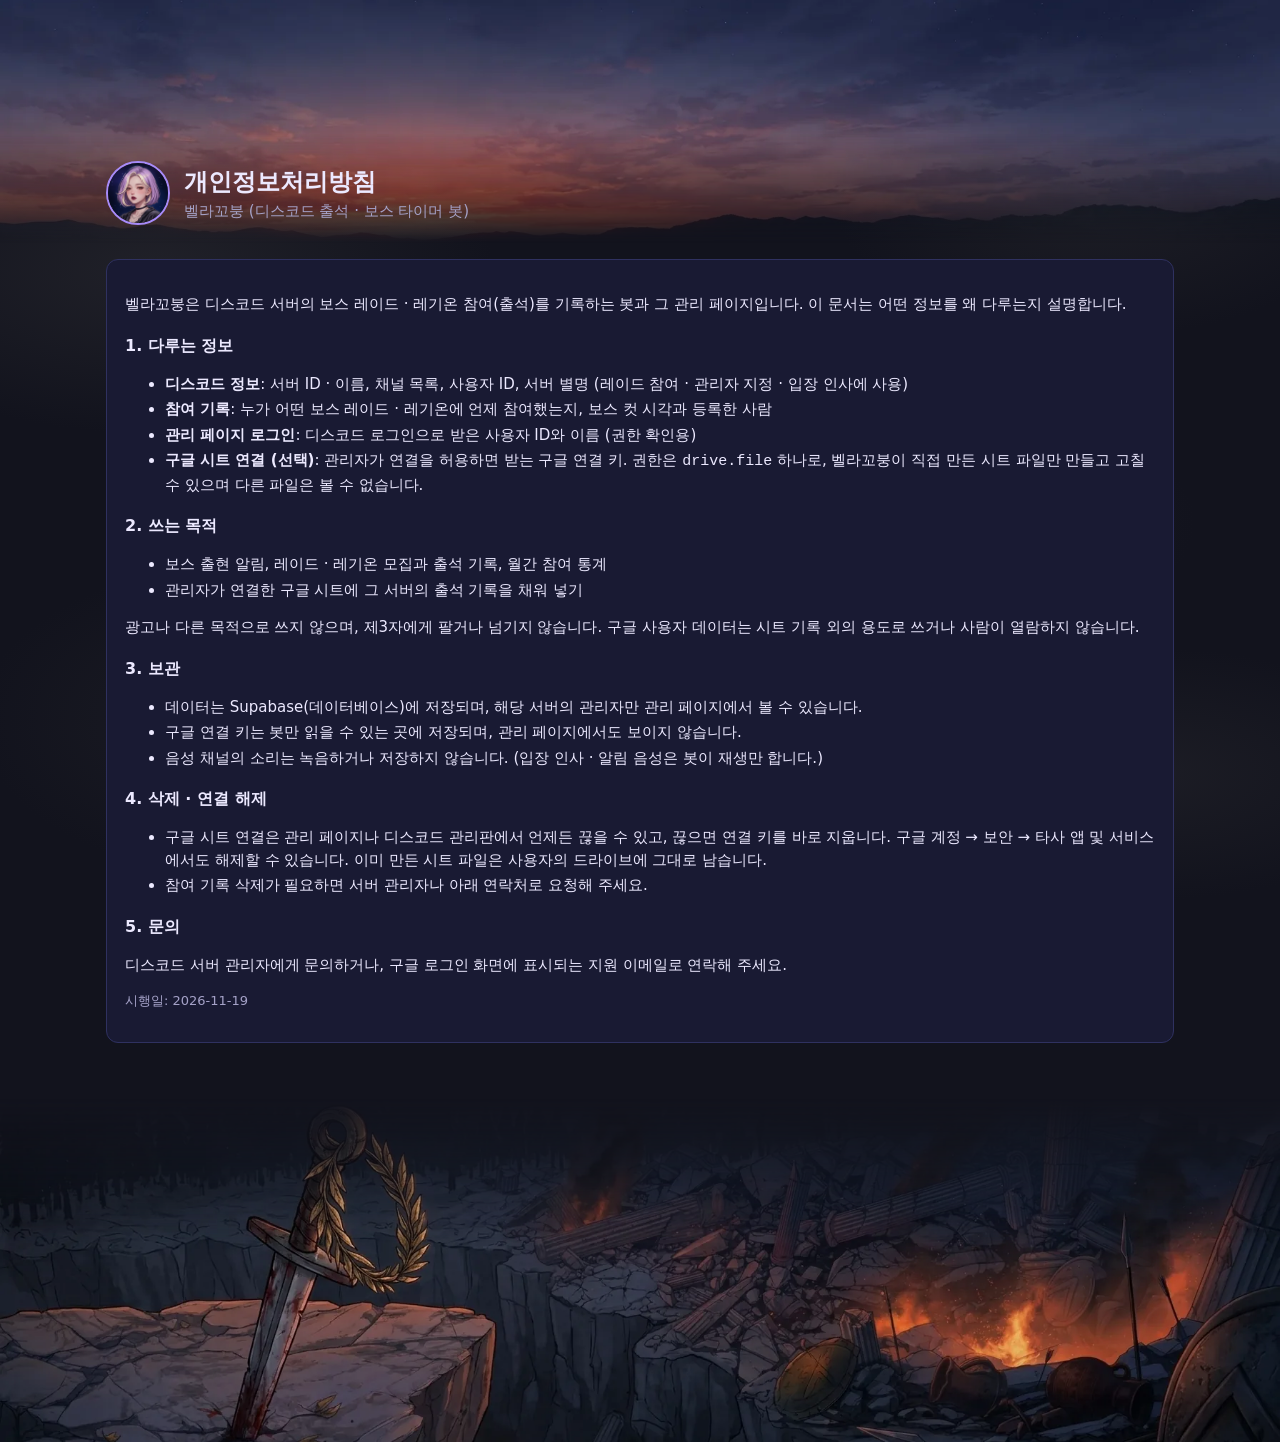
<file: privacy.html>
<!doctype html>
<html lang="ko">
<head>
  <meta charset="utf-8">
  <meta name="viewport" content="width=device-width, initial-scale=1, viewport-fit=cover">
  <meta name="color-scheme" content="dark">
  <meta name="theme-color" content="#12131d">
  <link rel="icon" href="assets/avatar.png">
  <link rel="apple-touch-icon" href="assets/avatar.png">
  <title>개인정보처리방침 · 벨라꼬붕</title>
  <link rel="stylesheet" href="style.css">
  <style>.card h3 { margin: 18px 0 6px; font-size: 16px; } .card li { margin: 3px 0; }</style>
</head>
<body>
  <header class="hero">
    <div class="hero-inner">
      <img class="avatar" src="assets/avatar.png" alt="">
      <div><h1>개인정보처리방침</h1><p class="sub">벨라꼬붕 (디스코드 출석 · 보스 타이머 봇)</p></div>
    </div>
  </header>
  <main>
    <section class="card">
      <p>벨라꼬붕은 디스코드 서버의 보스 레이드 · 레기온 참여(출석)를 기록하는 봇과 그 관리 페이지입니다. 이 문서는 어떤 정보를 왜 다루는지 설명합니다.</p>

      <h3>1. 다루는 정보</h3>
      <ul>
        <li><b>디스코드 정보</b>: 서버 ID · 이름, 채널 목록, 사용자 ID, 서버 별명 (레이드 참여 · 관리자 지정 · 입장 인사에 사용)</li>
        <li><b>참여 기록</b>: 누가 어떤 보스 레이드 · 레기온에 언제 참여했는지, 보스 컷 시각과 등록한 사람</li>
        <li><b>관리 페이지 로그인</b>: 디스코드 로그인으로 받은 사용자 ID와 이름 (권한 확인용)</li>
        <li><b>구글 시트 연결 (선택)</b>: 관리자가 연결을 허용하면 받는 구글 연결 키. 권한은 <code>drive.file</code> 하나로, 벨라꼬붕이 직접 만든 시트 파일만 만들고 고칠 수 있으며 다른 파일은 볼 수 없습니다.</li>
      </ul>

      <h3>2. 쓰는 목적</h3>
      <ul>
        <li>보스 출현 알림, 레이드 · 레기온 모집과 출석 기록, 월간 참여 통계</li>
        <li>관리자가 연결한 구글 시트에 그 서버의 출석 기록을 채워 넣기</li>
      </ul>
      <p>광고나 다른 목적으로 쓰지 않으며, 제3자에게 팔거나 넘기지 않습니다. 구글 사용자 데이터는 시트 기록 외의 용도로 쓰거나 사람이 열람하지 않습니다.</p>

      <h3>3. 보관</h3>
      <ul>
        <li>데이터는 Supabase(데이터베이스)에 저장되며, 해당 서버의 관리자만 관리 페이지에서 볼 수 있습니다.</li>
        <li>구글 연결 키는 봇만 읽을 수 있는 곳에 저장되며, 관리 페이지에서도 보이지 않습니다.</li>
        <li>음성 채널의 소리는 녹음하거나 저장하지 않습니다. (입장 인사 · 알림 음성은 봇이 재생만 합니다.)</li>
      </ul>

      <h3>4. 삭제 · 연결 해제</h3>
      <ul>
        <li>구글 시트 연결은 관리 페이지나 디스코드 관리판에서 언제든 끊을 수 있고, 끊으면 연결 키를 바로 지웁니다. 구글 계정 → 보안 → 타사 앱 및 서비스에서도 해제할 수 있습니다. 이미 만든 시트 파일은 사용자의 드라이브에 그대로 남습니다.</li>
        <li>참여 기록 삭제가 필요하면 서버 관리자나 아래 연락처로 요청해 주세요.</li>
      </ul>

      <h3>5. 문의</h3>
      <p>디스코드 서버 관리자에게 문의하거나, 구글 로그인 화면에 표시되는 지원 이메일로 연락해 주세요.</p>
      <p class="muted small">시행일: 2026-11-19</p>
    </section>
  </main>
  <footer class="ground" aria-hidden="true"></footer>
</body>
</html>
</file>
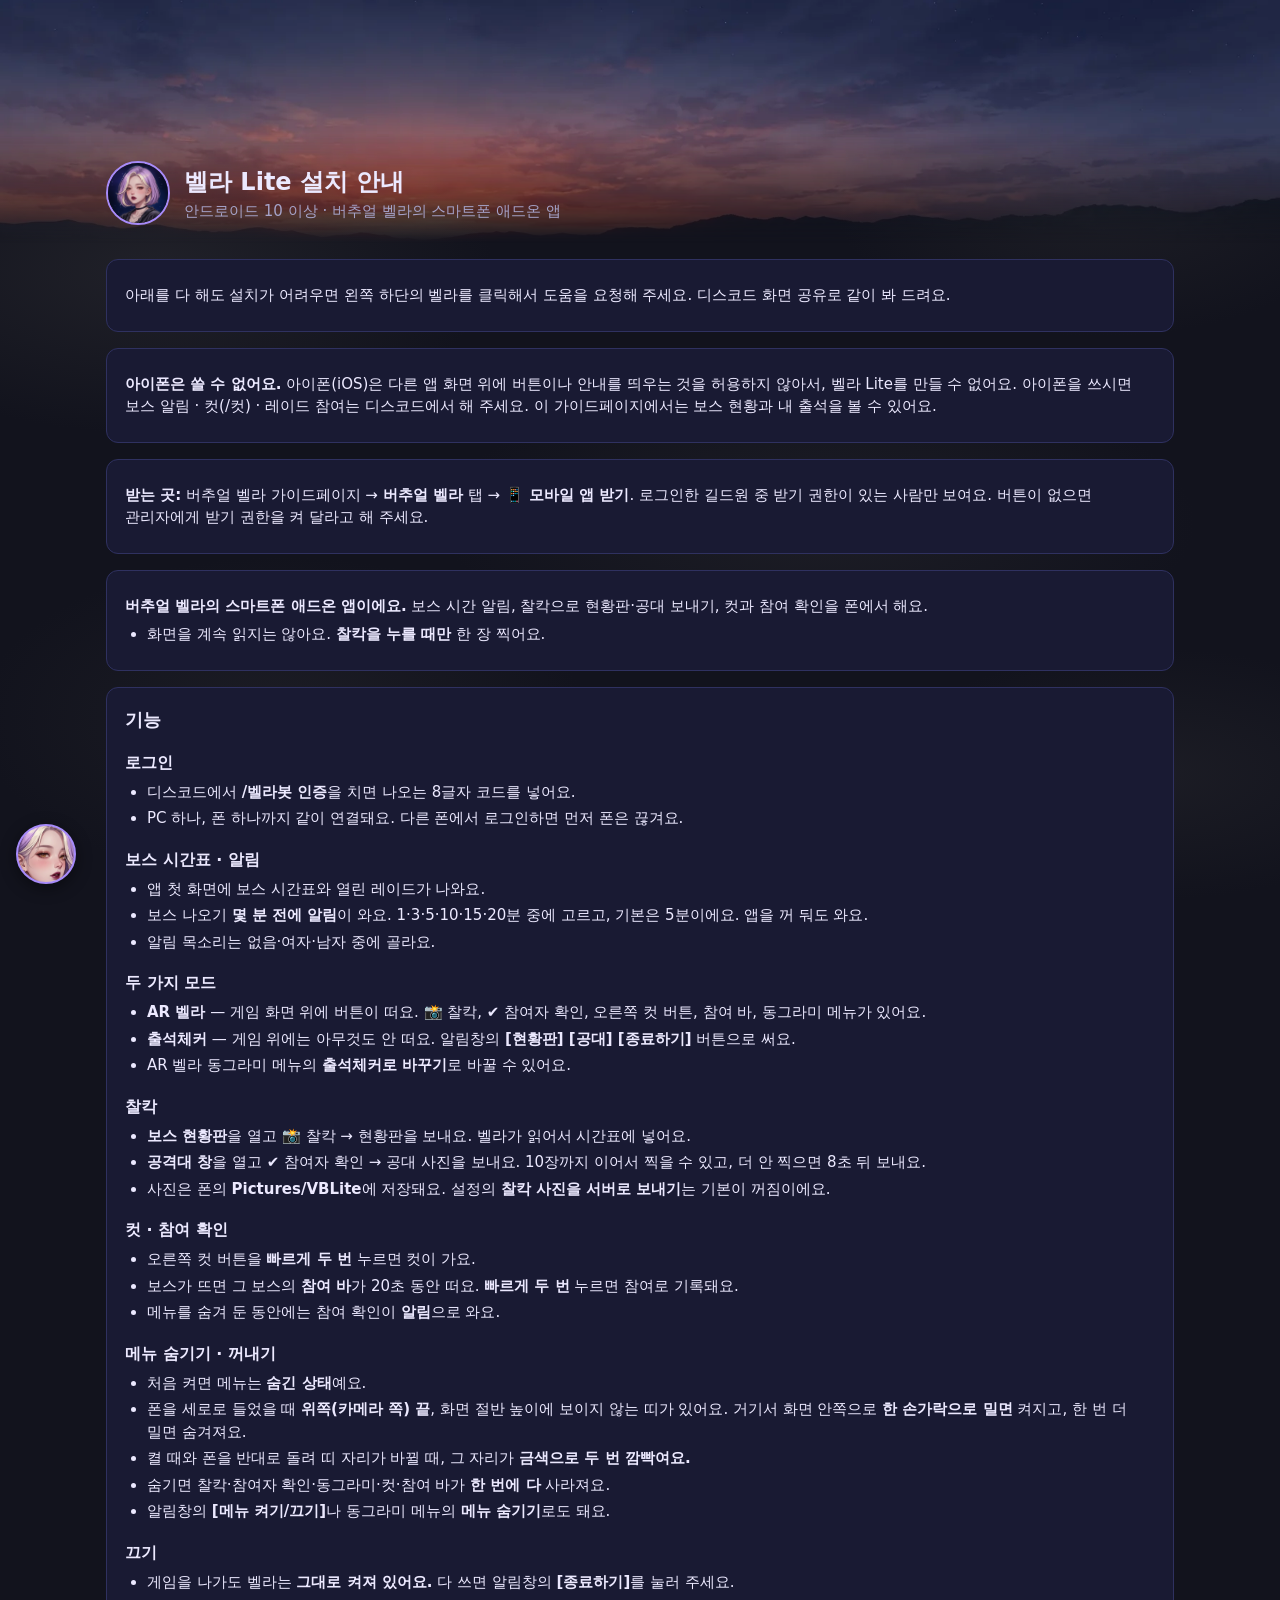
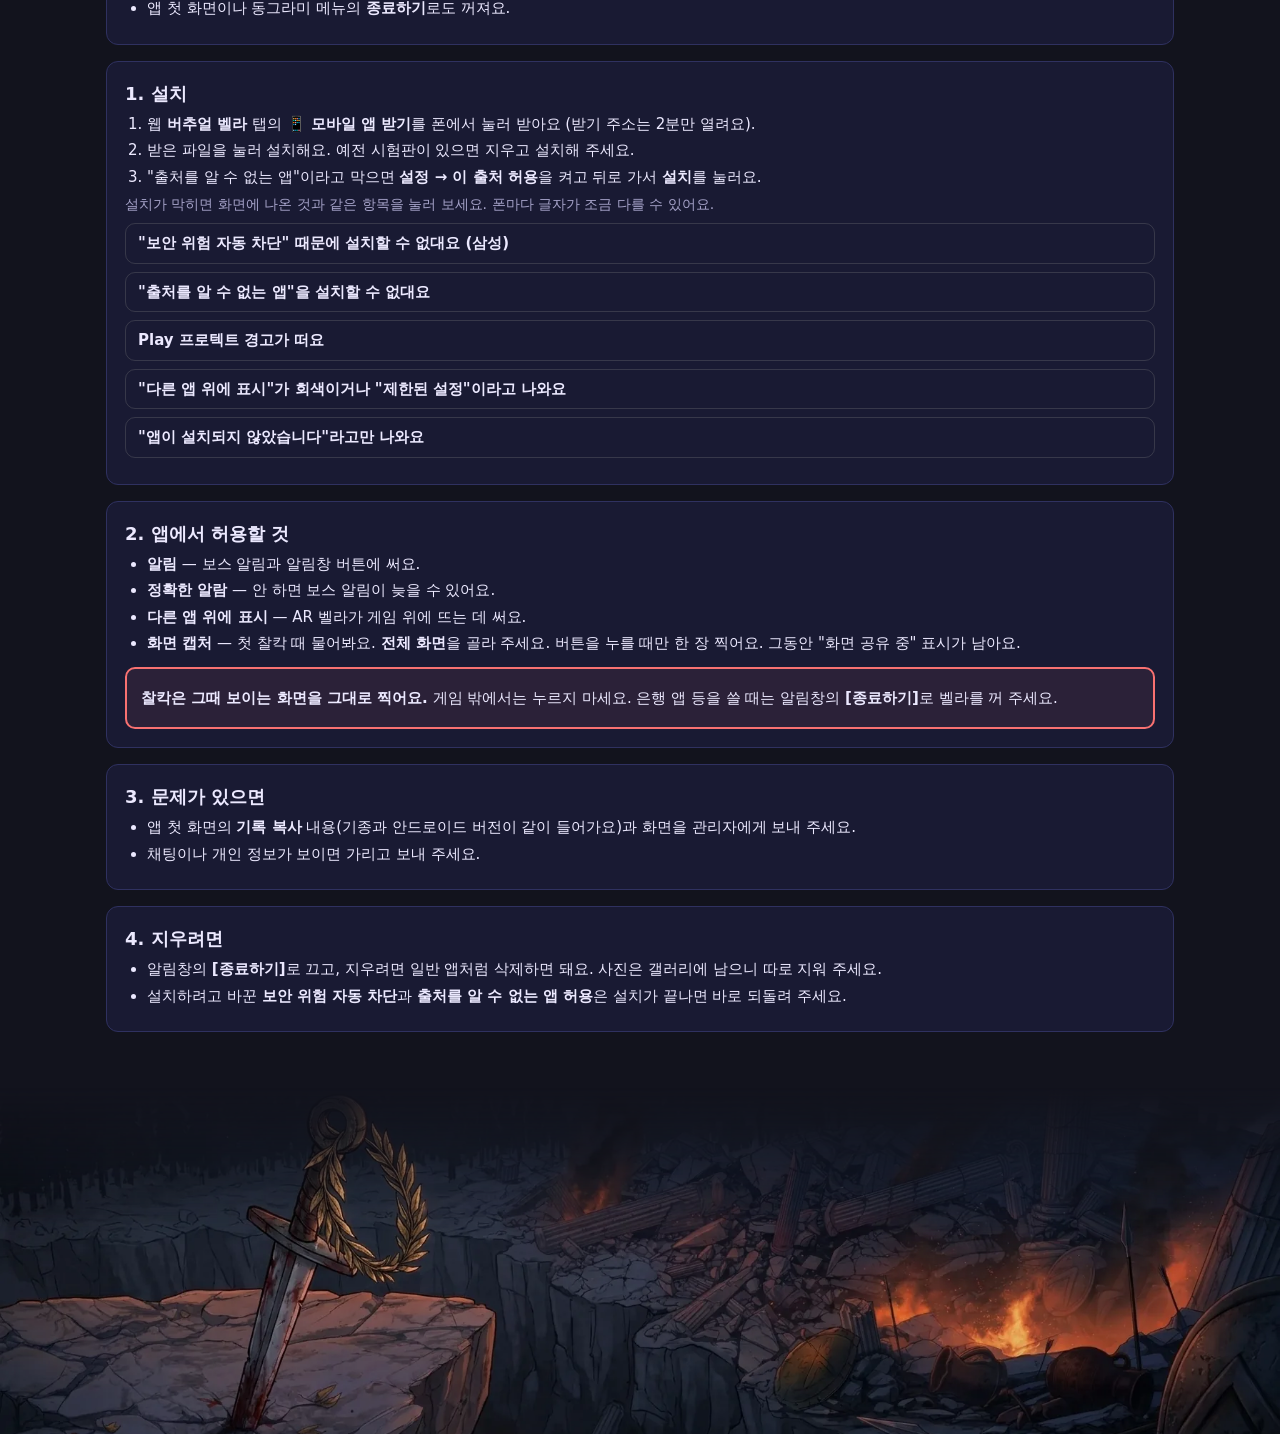
<file: vb-install-mobile.html>
<!doctype html>
<html lang="ko">
<head>
  <meta charset="utf-8">
  <meta name="viewport" content="width=device-width, initial-scale=1, viewport-fit=cover">
  <meta name="color-scheme" content="dark">
  <meta name="theme-color" content="#12131d">
  <link rel="icon" href="assets/avatar.png">
  <link rel="apple-touch-icon" href="assets/avatar.png">
  <meta name="robots" content="noindex,nofollow">
  <title>벨라 Lite 설치 안내 · 버추얼 벨라 가이드페이지</title>
  <link rel="stylesheet" href="style.css">
  <style>
    /* vb-install.html 과 같은 틀 (style.css 의 hero · card · 바탕). 이 페이지 전용 칸 모양만 여기 */
    .card h3 { margin: 18px 0 6px; font-size: 16px; }
    .card li { margin: 4px 0; }
    .card ol, .card ul { padding-left: 22px; margin: 6px 0; }
    .card p { margin: 6px 0; }
    .m { color: var(--muted); font-size: 14px; }
    details { margin: 8px 0; border: 1px solid rgba(127,127,127,.3); border-radius: 10px; padding: 8px 12px; }
    summary { cursor: pointer; font-weight: 700; }
    details > div { padding-top: 6px; }
    .warn-box { margin: 12px 0 0; padding: 12px 14px; border: 2px solid var(--bad); border-radius: 10px; background: rgba(248,113,113,.08); }
    code { font-size: 12px; overflow-wrap: anywhere; color: var(--muted); }
    main { word-break: keep-all; overflow-wrap: anywhere; }
  </style>
</head>
<body>
  <header class="hero">
    <div class="hero-inner">
      <img class="avatar" src="assets/avatar.png" alt="">
      <div><h1>벨라 Lite 설치 안내</h1><p class="sub">안드로이드 10 이상 · 버추얼 벨라의 스마트폰 애드온 앱</p></div>
    </div>
  </header>
  <main>
    <section class="card">
      <p>아래를 다 해도 설치가 어려우면 왼쪽 하단의 벨라를 클릭해서 도움을 요청해 주세요. 디스코드 화면 공유로 같이 봐 드려요.</p>
    </section>

    <section class="card">
      <p><b>아이폰은 쓸 수 없어요.</b> 아이폰(iOS)은 다른 앱 화면 위에 버튼이나 안내를 띄우는 것을 허용하지 않아서, 벨라 Lite를 만들 수 없어요. 아이폰을 쓰시면 보스 알림 · 컷(/컷) · 레이드 참여는 디스코드에서 해 주세요. 이 가이드페이지에서는 보스 현황과 내 출석을 볼 수 있어요.</p>
    </section>

    <section class="card">
      <p><b>받는 곳:</b> 버추얼 벨라 가이드페이지 → <b>버추얼 벨라</b> 탭 → <b>📱 모바일 앱 받기</b>. 로그인한 길드원 중 받기 권한이 있는 사람만 보여요. 버튼이 없으면 관리자에게 받기 권한을 켜 달라고 해 주세요.</p>
    </section>

    <section class="card">
      <p><b>버추얼 벨라의 스마트폰 애드온 앱이에요.</b> 보스 시간 알림, 찰칵으로 현황판·공대 보내기, 컷과 참여 확인을 폰에서 해요.</p>
      <ul>
        <li>화면을 계속 읽지는 않아요. <b>찰칵을 누를 때만</b> 한 장 찍어요.</li>
      </ul>
    </section>

    <section class="card">
      <h2>기능</h2>
      <h3>로그인</h3>
      <ul>
        <li>디스코드에서 <b>/벨라봇 인증</b>을 치면 나오는 8글자 코드를 넣어요.</li>
        <li>PC 하나, 폰 하나까지 같이 연결돼요. 다른 폰에서 로그인하면 먼저 폰은 끊겨요.</li>
      </ul>
      <h3>보스 시간표 · 알림</h3>
      <ul>
        <li>앱 첫 화면에 보스 시간표와 열린 레이드가 나와요.</li>
        <li>보스 나오기 <b>몇 분 전에 알림</b>이 와요. 1·3·5·10·15·20분 중에 고르고, 기본은 5분이에요. 앱을 꺼 둬도 와요.</li>
        <li>알림 목소리는 없음·여자·남자 중에 골라요.</li>
      </ul>
      <h3>두 가지 모드</h3>
      <ul>
        <li><b>AR 벨라</b> — 게임 화면 위에 버튼이 떠요. 📸 찰칵, ✔ 참여자 확인, 오른쪽 컷 버튼, 참여 바, 동그라미 메뉴가 있어요.</li>
        <li><b>출석체커</b> — 게임 위에는 아무것도 안 떠요. 알림창의 <b>[현황판] [공대] [종료하기]</b> 버튼으로 써요.</li>
        <li>AR 벨라 동그라미 메뉴의 <b>출석체커로 바꾸기</b>로 바꿀 수 있어요.</li>
      </ul>
      <h3>찰칵</h3>
      <ul>
        <li><b>보스 현황판</b>을 열고 📸 찰칵 → 현황판을 보내요. 벨라가 읽어서 시간표에 넣어요.</li>
        <li><b>공격대 창</b>을 열고 ✔ 참여자 확인 → 공대 사진을 보내요. 10장까지 이어서 찍을 수 있고, 더 안 찍으면 8초 뒤 보내요.</li>
        <li>사진은 폰의 <b>Pictures/VBLite</b>에 저장돼요. 설정의 <b>찰칵 사진을 서버로 보내기</b>는 기본이 꺼짐이에요.</li>
      </ul>
      <h3>컷 · 참여 확인</h3>
      <ul>
        <li>오른쪽 컷 버튼을 <b>빠르게 두 번</b> 누르면 컷이 가요.</li>
        <li>보스가 뜨면 그 보스의 <b>참여 바</b>가 20초 동안 떠요. <b>빠르게 두 번</b> 누르면 참여로 기록돼요.</li>
        <li>메뉴를 숨겨 둔 동안에는 참여 확인이 <b>알림</b>으로 와요.</li>
      </ul>
      <h3>메뉴 숨기기 · 꺼내기</h3>
      <ul>
        <li>처음 켜면 메뉴는 <b>숨긴 상태</b>예요.</li>
        <li>폰을 세로로 들었을 때 <b>위쪽(카메라 쪽) 끝</b>, 화면 절반 높이에 보이지 않는 띠가 있어요. 거기서 화면 안쪽으로 <b>한 손가락으로 밀면</b> 켜지고, 한 번 더 밀면 숨겨져요.</li>
        <li>켤 때와 폰을 반대로 돌려 띠 자리가 바뀔 때, 그 자리가 <b>금색으로 두 번 깜빡여요.</b></li>
        <li>숨기면 찰칵·참여자 확인·동그라미·컷·참여 바가 <b>한 번에 다</b> 사라져요.</li>
        <li>알림창의 <b>[메뉴 켜기/끄기]</b>나 동그라미 메뉴의 <b>메뉴 숨기기</b>로도 돼요.</li>
      </ul>
      <h3>끄기</h3>
      <ul>
        <li>게임을 나가도 벨라는 <b>그대로 켜져 있어요.</b> 다 쓰면 알림창의 <b>[종료하기]</b>를 눌러 주세요.</li>
        <li>앱 첫 화면이나 동그라미 메뉴의 <b>종료하기</b>로도 꺼져요.</li>
      </ul>
    </section>

    <section class="card">
      <h2>1. 설치</h2>
      <ol>
        <li>웹 <b>버추얼 벨라</b> 탭의 <b>📱 모바일 앱 받기</b>를 폰에서 눌러 받아요 (받기 주소는 2분만 열려요).</li>
        <li>받은 파일을 눌러 설치해요. 예전 시험판이 있으면 지우고 설치해 주세요.</li>
        <li>"출처를 알 수 없는 앱"이라고 막으면 <b>설정 → 이 출처 허용</b>을 켜고 뒤로 가서 <b>설치</b>를 눌러요.</li>
      </ol>
      <p class="m">설치가 막히면 화면에 나온 것과 같은 항목을 눌러 보세요. 폰마다 글자가 조금 다를 수 있어요.</p>

      <details><summary>"보안 위험 자동 차단" 때문에 설치할 수 없대요 (삼성)</summary><div>
        <ol><li><b>설정 → 보안 및 개인정보 보호 → 보안 위험 자동 차단</b>으로 가요.</li>
        <li>이걸 끄면 스토어 밖 앱 설치를 막아 주던 보호가 없어져요. <b>끌지는 본인이 정해 주세요.</b> 불편하면 설치하지 않으셔도 돼요.</li>
        <li>끄셨다면 설치한 뒤 <b>다시 켜 주세요.</b></li></ol></div></details>
      <details><summary>"출처를 알 수 없는 앱"을 설치할 수 없대요</summary><div>
        <ol><li>그 창의 <b>설정</b>을 눌러요. 안 보이면 <b>설정 → 보안 및 개인정보 보호 → 출처를 알 수 없는 앱 설치</b>로 가요.</li>
        <li>APK를 연 앱(크롬, 삼성 인터넷, 내 파일 등)만 <b>허용</b>해요. 안드로이드엔 '이번만' 허용이 없어서, 설치할 때만 허용하고 끝나면 다시 꺼 주세요.</li>
        <li>설치한 뒤 같은 곳에서 <b>다시 꺼 주세요.</b></li></ol></div></details>
      <details><summary>Play 프로텍트 경고가 떠요</summary><div>
        <p>스토어에 없는 앱이라 나올 수 있어요. 앱을 검사하겠다고 하면 검사해도 괜찮아요. <b>설치가 차단되면 거기서 멈추고</b> 화면을 찍어 보내 주세요. Play 프로텍트를 끄지 마세요.</p></div></details>
      <details><summary>"다른 앱 위에 표시"가 회색이거나 "제한된 설정"이라고 나와요</summary><div>
        <ol><li><b>설정 → 애플리케이션 → 벨라 Lite</b>를 열어요.</li>
        <li>오른쪽 위 <b>⋮</b>에 <b>제한된 설정 허용</b>이 있으면 눌러요. 이 앱에만 적용돼요.</li>
        <li>앱으로 돌아와 다시 켜 봐요.</li></ol></div></details>
      <details><summary>"앱이 설치되지 않았습니다"라고만 나와요</summary><div>
        <p>안드로이드 10 이상인지 보고, 예전 시험판이 있으면 지운 뒤 다시 해 봐요. 그래도 안 되면 기종과 화면을 보내 주세요.</p></div></details>
    </section>

    <section class="card">
      <h2>2. 앱에서 허용할 것</h2>
      <ul>
        <li><b>알림</b> — 보스 알림과 알림창 버튼에 써요.</li>
        <li><b>정확한 알람</b> — 안 하면 보스 알림이 늦을 수 있어요.</li>
        <li><b>다른 앱 위에 표시</b> — AR 벨라가 게임 위에 뜨는 데 써요.</li>
        <li><b>화면 캡처</b> — 첫 찰칵 때 물어봐요. <b>전체 화면</b>을 골라 주세요. 버튼을 누를 때만 한 장 찍어요. 그동안 "화면 공유 중" 표시가 남아요.</li>
      </ul>
      <div class="warn-box"><p><b>찰칵은 그때 보이는 화면을 그대로 찍어요.</b> 게임 밖에서는 누르지 마세요. 은행 앱 등을 쓸 때는 알림창의 <b>[종료하기]</b>로 벨라를 꺼 주세요.</p></div>
    </section>

    <section class="card">
      <h2>3. 문제가 있으면</h2>
      <ul>
        <li>앱 첫 화면의 <b>기록 복사</b> 내용(기종과 안드로이드 버전이 같이 들어가요)과 화면을 관리자에게 보내 주세요.</li>
        <li>채팅이나 개인 정보가 보이면 가리고 보내 주세요.</li>
      </ul>
    </section>

    <section class="card">
      <h2>4. 지우려면</h2>
      <ul>
        <li>알림창의 <b>[종료하기]</b>로 끄고, 지우려면 일반 앱처럼 삭제하면 돼요. 사진은 갤러리에 남으니 따로 지워 주세요.</li>
        <li>설치하려고 바꾼 <b>보안 위험 자동 차단</b>과 <b>출처를 알 수 없는 앱 허용</b>은 설치가 끝나면 바로 되돌려 주세요.</li>
      </ul>
    </section>
  </main>
  <footer class="ground" aria-hidden="true"></footer>
  <!-- 벨라꼬붕 도우미: 기본 대답은 로그인 없이, 🛟 원격지원 요청만 디스코드 로그인 -->
  <script src="helper-data.js"></script>
  <script src="helper.js"></script>
</body>
</html>
</file>
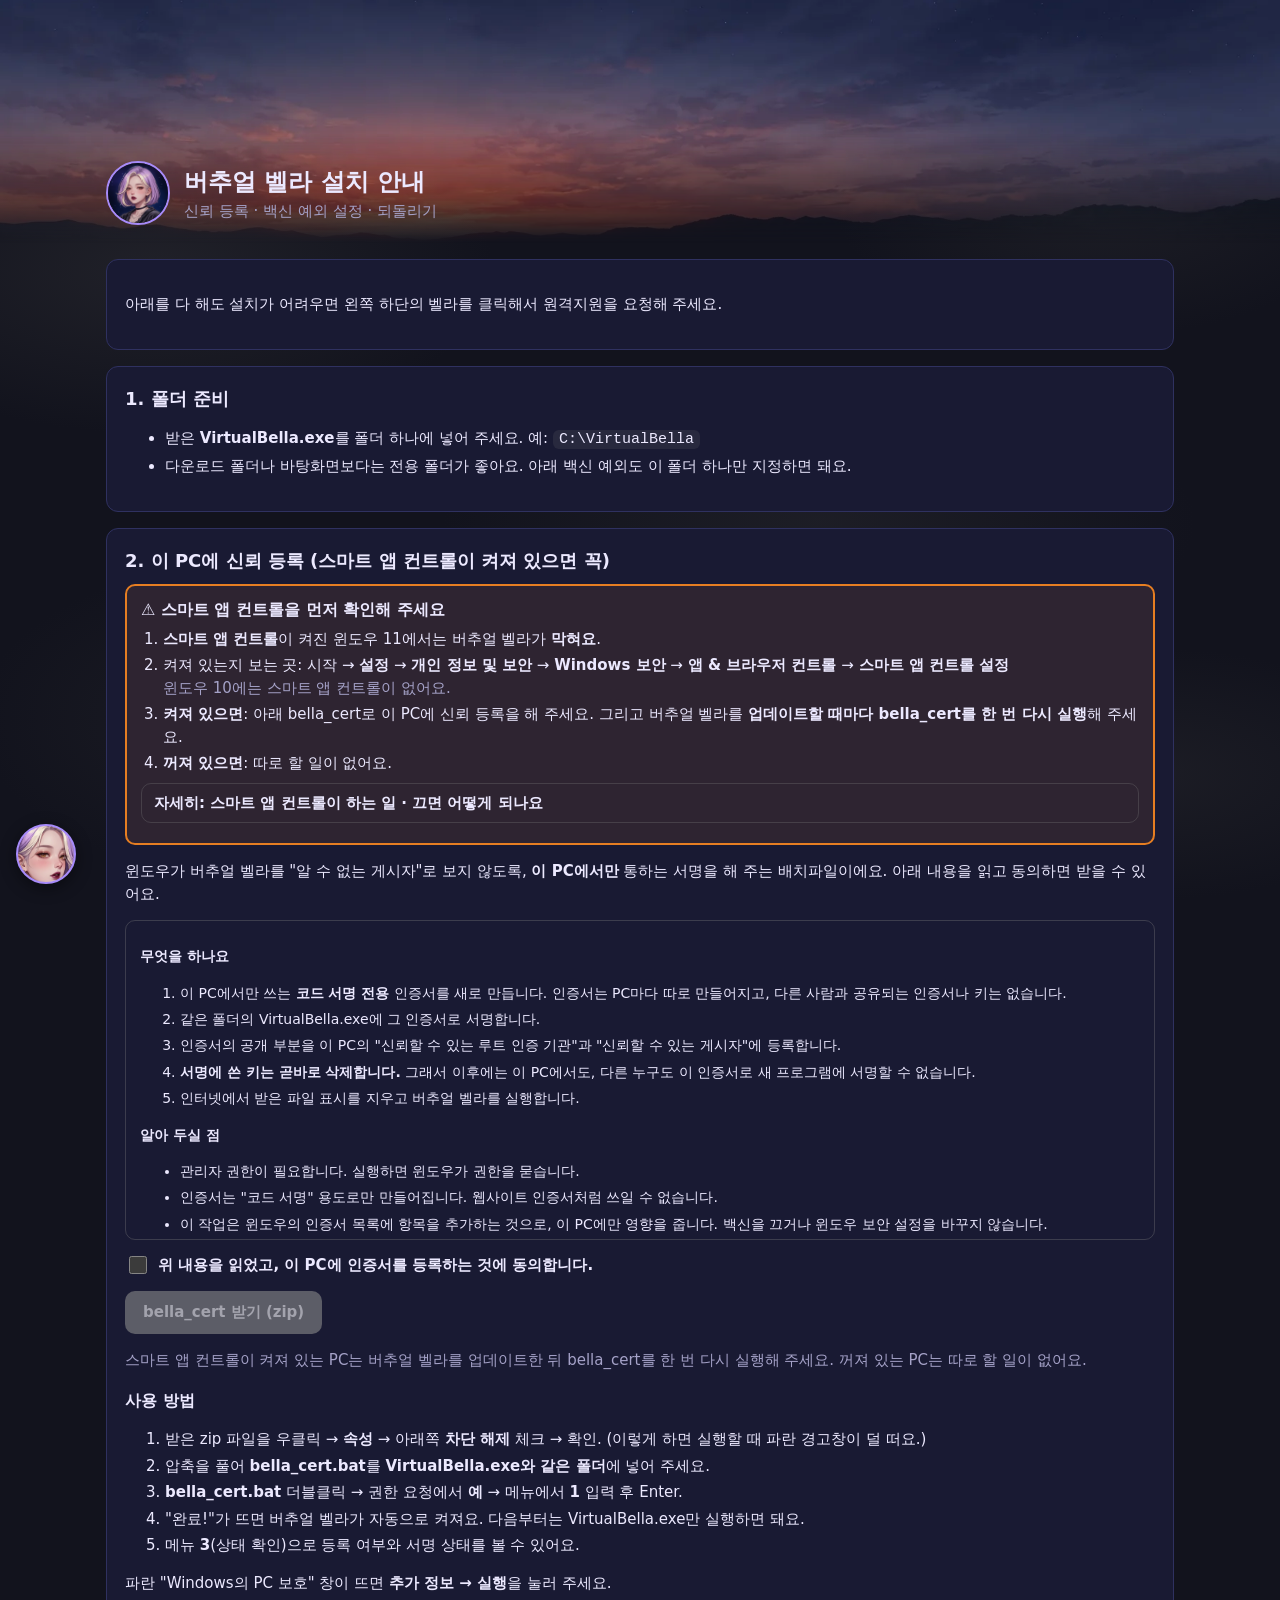
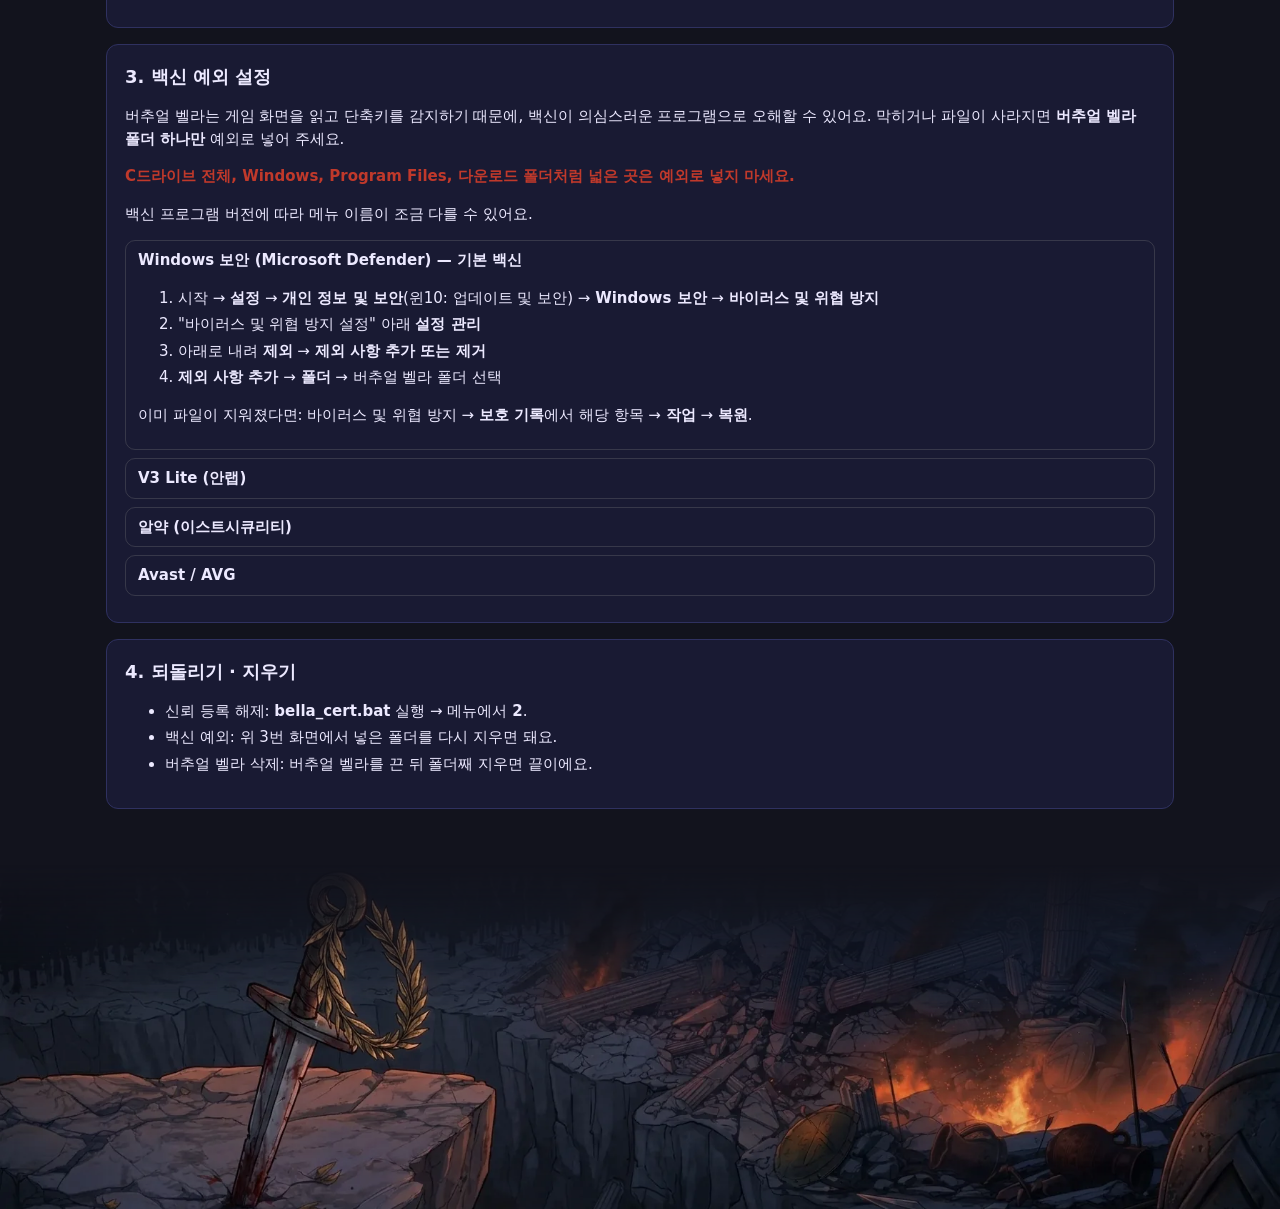
<file: vb-install.html>
<!doctype html>
<html lang="ko">
<head>
  <meta charset="utf-8">
  <meta name="viewport" content="width=device-width, initial-scale=1, viewport-fit=cover">
  <meta name="color-scheme" content="dark">
  <meta name="theme-color" content="#12131d">
  <link rel="icon" href="assets/avatar.png">
  <link rel="apple-touch-icon" href="assets/avatar.png">
  <title>버추얼 벨라 설치 안내 · 버추얼 벨라 가이드페이지</title>
  <link rel="stylesheet" href="style.css">
  <style>
    .card h3 { margin: 18px 0 6px; font-size: 16px; }
    .card li { margin: 4px 0; }
    .terms { max-height: 320px; overflow: auto; padding: 12px 14px; border: 1px solid rgba(127,127,127,.35); border-radius: 10px; font-size: 14px; line-height: 1.6; }
    .terms h4 { margin: 12px 0 4px; font-size: 14px; }
    .agree { display: flex; gap: 8px; align-items: flex-start; margin: 14px 0; font-weight: 600; }
    .agree input { width: 18px; height: 18px; margin-top: 2px; flex: none; }
    .dl { display: inline-block; padding: 10px 18px; border-radius: 10px; background: #5865f2; color: #fff; font-weight: 700; text-decoration: none; }
    .dl[aria-disabled="true"] { background: #8a8a8a; pointer-events: none; opacity: .6; }
    .path { font-family: Consolas, monospace; background: rgba(127,127,127,.15); padding: 1px 6px; border-radius: 6px; }
    details { margin: 8px 0; border: 1px solid rgba(127,127,127,.3); border-radius: 10px; padding: 8px 12px; }
    summary { cursor: pointer; font-weight: 700; }
    .warn { color: #c0392b; font-weight: 600; }
    .notice { margin: 10px 0 14px; padding: 12px 14px; border: 2px solid #e67e22; border-radius: 10px; background: rgba(230,126,34,.10); }
    .notice-title { margin: 0 0 6px; font-weight: 800; font-size: 16px; }
    .notice ol, .notice ul { margin: 0; padding-left: 22px; }
    .notice details { background: transparent; }
    .notice h4 { margin: 10px 0 4px; font-size: 14px; }
  </style>
</head>
<body>
  <header class="hero">
    <div class="hero-inner">
      <img class="avatar" src="assets/avatar.png" alt="">
      <div><h1>버추얼 벨라 설치 안내</h1><p class="sub">신뢰 등록 · 백신 예외 설정 · 되돌리기</p></div>
    </div>
  </header>
  <main>
    <section class="card">
      <p>아래를 다 해도 설치가 어려우면 왼쪽 하단의 벨라를 클릭해서 원격지원을 요청해 주세요.</p>
    </section>

    <section class="card">
      <h2>1. 폴더 준비</h2>
      <ul>
        <li>받은 <b>VirtualBella.exe</b>를 폴더 하나에 넣어 주세요. 예: <span class="path">C:\VirtualBella</span></li>
        <li>다운로드 폴더나 바탕화면보다는 전용 폴더가 좋아요. 아래 백신 예외도 이 폴더 하나만 지정하면 돼요.</li>
      </ul>
    </section>

    <section class="card">
      <h2>2. 이 PC에 신뢰 등록 (스마트 앱 컨트롤이 켜져 있으면 꼭)</h2>
      <div class="notice">
        <p class="notice-title">⚠️ 스마트 앱 컨트롤을 먼저 확인해 주세요</p>
        <ol>
          <li><b>스마트 앱 컨트롤</b>이 켜진 윈도우 11에서는 버추얼 벨라가 <b>막혀요</b>.</li>
          <li>켜져 있는지 보는 곳: 시작 → <b>설정</b> → <b>개인 정보 및 보안</b> → <b>Windows 보안</b> → <b>앱 &amp; 브라우저 컨트롤</b> → <b>스마트 앱 컨트롤 설정</b><br>
            <span class="muted">윈도우 10에는 스마트 앱 컨트롤이 없어요.</span></li>
          <li><b>켜져 있으면</b>: 아래 bella_cert로 이 PC에 신뢰 등록을 해 주세요. 그리고 버추얼 벨라를 <b>업데이트할 때마다 bella_cert를 한 번 다시 실행</b>해 주세요.</li>
          <li><b>꺼져 있으면</b>: 따로 할 일이 없어요.</li>
        </ol>
        <details>
          <summary>자세히: 스마트 앱 컨트롤이 하는 일 · 끄면 어떻게 되나요</summary>
          <h4>하는 일</h4>
          <ul>
            <li>앱을 실행하면 Microsoft의 클라우드 보안 서비스가 그 앱이 안전한지 예측해요. 악의적이거나 원치 않는 앱으로 보이면 막아요.</li>
            <li>서비스가 확실히 예측하지 못하면 앱에 <b>유효한 서명</b>이 있는지 봐요. 서명이 없거나 유효하지 않으면 "신뢰할 수 없는 앱"으로 보고 막아요.</li>
            <li>그래서 버추얼 벨라 말고도, 서비스가 판단하지 못하고 유효한 서명이 없는 앱은 같은 이유로 막힐 수 있어요.</li>
            <li>Microsoft 문서에 따르면 지금은 앱 하나만 골라 스마트 앱 컨트롤에서 빼는 방법이 없어요.</li>
            <li>스마트 앱 컨트롤은 Microsoft Defender 같은 백신과 <b>함께 동작하는 별도 기능</b>이에요.</li>
          </ul>
          <h4>끄면</h4>
          <ul>
            <li>스마트 앱 컨트롤이 신뢰할 수 없는 앱을 더 이상 알려 주지 않아요.</li>
            <li>끄는 곳은 위 ②와 같아요 (앱 &amp; 브라우저 컨트롤 → 스마트 앱 컨트롤 설정). 끌 때 윈도우가 보여 주는 안내를 잘 읽어 주세요.</li>
            <li>다시 켜기: Microsoft 자주 묻는 질문에는 "최근 Windows 업데이트로 클린 설치 없이 Windows 보안 앱에서 다시 켤 수 있다"고 나와 있어요.</li>
            <li>다른 Microsoft 문서에는 아직 "PC를 초기화하거나 Windows를 다시 설치해야 켤 수 있다"는 예전 설명이 남아 있어요. 업데이트 상태에 따라 다를 수 있어요.</li>
            <li>처음의 <b>평가 모드</b>는 한 번 켜거나 끄면 Windows를 다시 설치하거나 초기화하지 않는 한 돌아갈 수 없어요.</li>
          </ul>
          <p class="muted small">출처 (Microsoft):
            <a href="https://support.microsoft.com/ko-kr/windows/smart-app-control-frequently-asked-questions-285ea03d-fa88-4d56-882e-6698afdb7003" target="_blank" rel="noopener">스마트 앱 컨트롤 자주 묻는 질문</a> ·
            <a href="https://support.microsoft.com/ko-kr/windows/windows-%EB%B3%B4%EC%95%88-%EC%95%B1%EC%9D%98-%EC%95%B1-%EB%B8%8C%EB%9D%BC%EC%9A%B0%EC%A0%80-%EC%BB%A8%ED%8A%B8%EB%A1%A4-8f68fb65-ebb4-3cfb-4bd7-ef0f376f3dc3" target="_blank" rel="noopener">Windows 보안 앱의 앱 &amp; 브라우저 컨트롤</a></p>
        </details>
      </div>
      <p>윈도우가 버추얼 벨라를 "알 수 없는 게시자"로 보지 않도록, <b>이 PC에서만</b> 통하는 서명을 해 주는 배치파일이에요. 아래 내용을 읽고 동의하면 받을 수 있어요.</p>

      <div class="terms" id="terms">
        <h4>무엇을 하나요</h4>
        <ol>
          <li>이 PC에서만 쓰는 <b>코드 서명 전용</b> 인증서를 새로 만듭니다. 인증서는 PC마다 따로 만들어지고, 다른 사람과 공유되는 인증서나 키는 없습니다.</li>
          <li>같은 폴더의 VirtualBella.exe에 그 인증서로 서명합니다.</li>
          <li>인증서의 공개 부분을 이 PC의 "신뢰할 수 있는 루트 인증 기관"과 "신뢰할 수 있는 게시자"에 등록합니다.</li>
          <li><b>서명에 쓴 키는 곧바로 삭제합니다.</b> 그래서 이후에는 이 PC에서도, 다른 누구도 이 인증서로 새 프로그램에 서명할 수 없습니다.</li>
          <li>인터넷에서 받은 파일 표시를 지우고 버추얼 벨라를 실행합니다.</li>
        </ol>
        <h4>알아 두실 점</h4>
        <ul>
          <li>관리자 권한이 필요합니다. 실행하면 윈도우가 권한을 묻습니다.</li>
          <li>인증서는 "코드 서명" 용도로만 만들어집니다. 웹사이트 인증서처럼 쓰일 수 없습니다.</li>
          <li>이 작업은 윈도우의 인증서 목록에 항목을 추가하는 것으로, 이 PC에만 영향을 줍니다. 백신을 끄거나 윈도우 보안 설정을 바꾸지 않습니다.</li>
          <li>백신이 버추얼 벨라를 막는 문제는 이것으로 해결되지 않을 수 있습니다. 그럴 땐 아래 3번(백신 예외)을 따라 주세요.</li>
          <li>스마트 앱 컨트롤이 켜져 있는 PC는 버추얼 벨라를 업데이트한 뒤 bella_cert를 한 번 다시 실행해 주세요. 꺼져 있는 PC는 따로 할 일이 없어요. (다시 실행하면 이전 인증서는 자동으로 정리됩니다.)</li>
          <li>언제든 bella_cert의 <b>[2] 신뢰 해제</b>로 등록 전 상태로 되돌릴 수 있습니다.</li>
          <li>bella_cert.bat는 메모장으로 열어 내용을 직접 확인할 수 있습니다. 위에 적은 일 외에는 하지 않습니다.</li>
          <li>설치와 사용은 본인의 선택이며, 윈도우 버전이나 PC 환경에 따라 동작하지 않을 수 있습니다.</li>
        </ul>
      </div>

      <label class="agree"><input type="checkbox" id="agree"> 위 내용을 읽었고, 이 PC에 인증서를 등록하는 것에 동의합니다.</label>
      <a class="dl" id="dl" href="vb/bella_cert.zip" download aria-disabled="true" tabindex="-1">bella_cert 받기 (zip)</a>
      <p class="muted">스마트 앱 컨트롤이 켜져 있는 PC는 버추얼 벨라를 업데이트한 뒤 bella_cert를 한 번 다시 실행해 주세요. 꺼져 있는 PC는 따로 할 일이 없어요.</p>

      <h3>사용 방법</h3>
      <ol>
        <li>받은 zip 파일을 우클릭 → <b>속성</b> → 아래쪽 <b>차단 해제</b> 체크 → 확인. (이렇게 하면 실행할 때 파란 경고창이 덜 떠요.)</li>
        <li>압축을 풀어 <b>bella_cert.bat</b>를 <b>VirtualBella.exe와 같은 폴더</b>에 넣어 주세요.</li>
        <li><b>bella_cert.bat</b> 더블클릭 → 권한 요청에서 <b>예</b> → 메뉴에서 <b>1</b> 입력 후 Enter.</li>
        <li>"완료!"가 뜨면 버추얼 벨라가 자동으로 켜져요. 다음부터는 VirtualBella.exe만 실행하면 돼요.</li>
        <li>메뉴 <b>3</b>(상태 확인)으로 등록 여부와 서명 상태를 볼 수 있어요.</li>
      </ol>
      <p>파란 "Windows의 PC 보호" 창이 뜨면 <b>추가 정보 → 실행</b>을 눌러 주세요.</p>
    </section>

    <section class="card">
      <h2>3. 백신 예외 설정</h2>
      <p>버추얼 벨라는 게임 화면을 읽고 단축키를 감지하기 때문에, 백신이 의심스러운 프로그램으로 오해할 수 있어요. 막히거나 파일이 사라지면 <b>버추얼 벨라 폴더 하나만</b> 예외로 넣어 주세요.</p>
      <p class="warn">C드라이브 전체, Windows, Program Files, 다운로드 폴더처럼 넓은 곳은 예외로 넣지 마세요.</p>
      <p>백신 프로그램 버전에 따라 메뉴 이름이 조금 다를 수 있어요.</p>

      <details open>
        <summary>Windows 보안 (Microsoft Defender) — 기본 백신</summary>
        <ol>
          <li>시작 → <b>설정</b> → <b>개인 정보 및 보안</b>(윈10: 업데이트 및 보안) → <b>Windows 보안</b> → <b>바이러스 및 위협 방지</b></li>
          <li>"바이러스 및 위협 방지 설정" 아래 <b>설정 관리</b></li>
          <li>아래로 내려 <b>제외</b> → <b>제외 사항 추가 또는 제거</b></li>
          <li><b>제외 사항 추가</b> → <b>폴더</b> → 버추얼 벨라 폴더 선택</li>
        </ol>
        <p>이미 파일이 지워졌다면: 바이러스 및 위협 방지 → <b>보호 기록</b>에서 해당 항목 → <b>작업</b> → <b>복원</b>.</p>
      </details>

      <details>
        <summary>V3 Lite (안랩)</summary>
        <ol>
          <li>V3 Lite 실행 → 왼쪽 아래 <b>환경 설정</b></li>
          <li><b>검사 예외 설정</b> → <b>검사 예외 사용</b> 켜기</li>
          <li>검사 예외 대상에서 <b>폴더 추가</b> → 버추얼 벨라 폴더 선택 → 확인</li>
        </ol>
      </details>

      <details>
        <summary>알약 (이스트시큐리티)</summary>
        <ol>
          <li>알약 실행 → 오른쪽 위 <b>환경설정</b></li>
          <li>왼쪽 메뉴 <b>탐지 제외</b> (버전에 따라 "검사 예외")</li>
          <li><b>추가</b> → 버추얼 벨라 폴더 선택 → 실시간 감시와 수동 검사 모두 제외로 설정 → 확인</li>
        </ol>
      </details>

      <details>
        <summary>Avast / AVG</summary>
        <ol>
          <li>Avast 실행 → <b>메뉴</b> → <b>설정</b></li>
          <li><b>일반</b> → <b>예외</b> → <b>예외 추가</b></li>
          <li>버추얼 벨라 폴더 경로 입력(예: <span class="path">C:\VirtualBella\*</span>) → 예외 추가</li>
        </ol>
      </details>
    </section>

    <section class="card">
      <h2>4. 되돌리기 · 지우기</h2>
      <ul>
        <li>신뢰 등록 해제: <b>bella_cert.bat</b> 실행 → 메뉴에서 <b>2</b>.</li>
        <li>백신 예외: 위 3번 화면에서 넣은 폴더를 다시 지우면 돼요.</li>
        <li>버추얼 벨라 삭제: 버추얼 벨라를 끈 뒤 폴더째 지우면 끝이에요.</li>
      </ul>
    </section>
  </main>
  <footer class="ground" aria-hidden="true"></footer>
  <script>
    const agree = document.getElementById("agree"), dl = document.getElementById("dl");
    agree.addEventListener("change", () => {
      dl.setAttribute("aria-disabled", agree.checked ? "false" : "true");
      dl.tabIndex = agree.checked ? 0 : -1;
    });
  </script>
  <!-- 벨라꼬붕 도우미: 기본 대답은 로그인 없이, 🛟 원격지원 요청만 디스코드 로그인 -->
  <script src="helper-data.js"></script>
  <script src="helper.js"></script>
</body>
</html>
</file>
<file: style.css>
:root {
  --bg: #12131d;
  --panel: #191a33;
  --panel-2: #22234a;
  --line: #2f3160;
  --text: #ece9ff;
  --muted: #a5a2c8;
  --accent: #a78bfa;
  --accent-2: #f472b6;
  --ok: #4ade80;
  --warn: #fbbf24;
  --bad: #f87171;
  --radius: 12px;
}
* { box-sizing: border-box; }
body {
  margin: 0; background: var(--bg); color: var(--text);
  font: 15px/1.5 "Pretendard", "Apple SD Gothic Neo", "Malgun Gothic", system-ui, sans-serif;
}
html { min-height: 100%; }
/* 다크 네이비 바탕에 군데군데 짙은 회색 얼룩 (화면에 고정) */
body {
  min-height: 100vh; display: flex; flex-direction: column;
  background:
    radial-gradient(ellipse 38% 26% at 12% 30%, rgba(44,44,50,.55), transparent 70%),
    radial-gradient(ellipse 30% 22% at 86% 22%, rgba(40,40,46,.5), transparent 70%),
    radial-gradient(ellipse 42% 24% at 64% 58%, rgba(42,42,48,.45), transparent 70%),
    radial-gradient(ellipse 34% 26% at 22% 80%, rgba(38,38,44,.5), transparent 70%),
    radial-gradient(ellipse 30% 20% at 90% 86%, rgba(40,40,46,.45), transparent 70%),
    var(--bg);
  background-attachment: fixed;
}
main { flex: 1 0 auto; width: 100%; }
/* 상단: 땅거미 지는 하늘 / 하단: 무너진 올림푸스 (assets/bg).
   그림 가장자리는 투명하게 사라져서 바탕(얼룩 포함)과 경계 없이 이어짐 */
.hero {
  position: relative; isolation: isolate;
  min-height: clamp(170px, 19vw, 300px); display: flex; align-items: flex-end;
}
.hero::before {
  content: ""; position: absolute; inset: 0; z-index: -1;
  background: url("assets/bg/top.webp") 32% 78% / cover;
  -webkit-mask-image: linear-gradient(180deg, #000 55%, transparent);
          mask-image: linear-gradient(180deg, #000 55%, transparent);
}
.ground {
  flex: none; height: clamp(170px, 27vw, 440px); margin-top: 24px;
  background: url("assets/bg/bottom.webp") center 28% / cover;
  -webkit-mask-image: linear-gradient(180deg, transparent, #000 42%);
          mask-image: linear-gradient(180deg, transparent, #000 42%);
}
.hero-inner { width: 100%; max-width: 1100px; margin: 0 auto; padding: 18px 16px; display: flex; gap: 14px; align-items: center; }
.avatar { width: 64px; height: 64px; border-radius: 50%; border: 2px solid var(--accent); }
h1 { margin: 0; font-size: 24px; }
.sub { margin: 0; color: var(--muted); }
.me { margin-left: auto; display: flex; gap: 8px; align-items: center; color: var(--muted); font-size: 14px; }
.me img { width: 28px; height: 28px; border-radius: 50%; }
main { max-width: 1100px; margin: 0 auto; padding: 16px; }
.card { background: var(--panel); border: 1px solid var(--line); border-radius: var(--radius); padding: 18px; margin-bottom: 16px; }
.card h2 { margin: 0 0 6px; font-size: 18px; }
.center { text-align: center; padding: 36px 18px; }
.muted { color: var(--muted); }
.small { font-size: 13px; }
.toolbar { display: flex; gap: 12px; flex-wrap: wrap; align-items: center; margin-bottom: 16px; }
/* 지금 보는 서버가 늘 보이게: 서버 선택 · 탭 줄을 위에 고정 (시험 서버에 잘못 저장한 일 뒤) */
#main .toolbar { position: sticky; top: 0; z-index: 20; background: var(--bg); padding: 8px 0; border-bottom: 1px solid var(--line); }
#guild { font-weight: 700; border: 1px solid var(--accent); }
.tabs { display: flex; gap: 4px; flex-wrap: wrap; }
.tabs button { background: transparent; border: 1px solid var(--line); color: var(--muted); }
.tabs button.active { background: var(--accent); color: #1a1033; border-color: var(--accent); font-weight: 700; }
button, select, input, textarea {
  font: inherit; color: var(--text); background: var(--panel-2);
  border: 1px solid var(--line); border-radius: 8px; padding: 7px 11px;
}
button { cursor: pointer; }
button:hover { border-color: var(--accent); }
button.primary { background: var(--accent); color: #1a1033; border-color: var(--accent); font-weight: 700; }
button.danger { color: var(--bad); }
button.ghost { background: transparent; }
input:focus, select:focus, textarea:focus { outline: 2px solid var(--accent); outline-offset: -1px; }
.table-wrap { overflow-x: auto; }
table { width: 100%; border-collapse: collapse; }
th, td { text-align: left; padding: 8px 6px; border-bottom: 1px solid var(--line); vertical-align: middle; }
th { color: var(--muted); font-weight: 600; font-size: 13px; white-space: nowrap; }
td input { width: 100%; min-width: 90px; }
tr.hidden-boss td { opacity: .55; }
.badge { display: inline-block; padding: 1px 8px; border-radius: 99px; font-size: 12px; background: var(--panel-2); border: 1px solid var(--line); white-space: nowrap; }
.badge.boss { color: var(--accent); } .badge.battle { color: #60a5fa; } .badge.off { color: var(--warn); }
.row { display: flex; gap: 10px; flex-wrap: wrap; align-items: center; }
.grid { display: grid; grid-template-columns: repeat(auto-fit, minmax(240px, 1fr)); gap: 12px; }
label.field { display: flex; flex-direction: column; gap: 4px; color: var(--muted); font-size: 13px; }
label.field > * { color: var(--text); }
.chips { display: flex; gap: 6px; flex-wrap: wrap; }
.chips label { display: flex; gap: 4px; align-items: center; background: var(--panel-2); border: 1px solid var(--line); border-radius: 99px; padding: 3px 10px; font-size: 13px; }
details { border-bottom: 1px solid var(--line); padding: 6px 0; }
summary { cursor: pointer; display: flex; gap: 8px; align-items: center; flex-wrap: wrap; }
.members { display: flex; flex-wrap: wrap; gap: 6px; padding: 8px 0 4px 22px; }
.member { background: var(--panel-2); border: 1px solid var(--line); border-radius: 8px; padding: 2px 4px 2px 9px; font-size: 13px; display: flex; gap: 4px; align-items: center; }
.member button { padding: 0 6px; border: 0; background: transparent; color: var(--muted); }
.chk { background: var(--panel-2); border: 1px solid var(--line); border-radius: 8px; padding: 3px 9px; font-size: 13px; display: inline-flex; gap: 5px; align-items: center; cursor: pointer; }
.rank td:first-child { width: 48px; color: var(--muted); }
.toast { position: fixed; bottom: 20px; left: 50%; transform: translateX(-50%); background: var(--panel-2); border: 1px solid var(--accent); padding: 10px 16px; border-radius: 10px; max-width: calc(100% - 32px); }
.toast.err { border-color: var(--bad); }
@media (max-width: 640px) {
  .hero { min-height: 130px; } .hero::before { background-image: url("assets/bg/top-m.webp"); }
  .ground { background-image: url("assets/bg/bottom-m.webp"); background-position: left 28%; }
  .avatar { width: 48px; height: 48px; } h1 { font-size: 20px; }
  .me span { display: none; }
}

/* ---------- 벨라꼬붕 도우미 (helper.js) ---------- */
.helper { position: fixed; left: 0; bottom: 0; z-index: 50; }
.helper button { font: inherit; }
.helper-char { display: none; position: fixed; left: 6px; bottom: 0; width: 230px; padding: 0; border: 0; background: none; cursor: pointer;
  -webkit-mask-image: linear-gradient(180deg, #000 70%, transparent); mask-image: linear-gradient(180deg, #000 70%, transparent);
  transition: transform .2s ease; }
.helper-char:hover { transform: translateY(-4px); }
.helper-char img { display: block; width: 100%; height: auto; filter: drop-shadow(0 0 18px rgba(167,139,250,.25)); }
.helper-face { position: fixed; left: 16px; bottom: 16px; width: 60px; height: 60px; padding: 0; border-radius: 50%;
  border: 2px solid var(--accent); background: var(--panel-2) no-repeat 64% 20% / 210%; cursor: pointer;
  box-shadow: 0 4px 16px rgba(0,0,0,.45); }
.helper-face.small { position: static; display: inline-block; width: 30px; height: 30px; border-width: 1px; box-shadow: none; cursor: default; }
.helper-box { position: fixed; left: 16px; right: 16px; bottom: 88px; max-width: 400px; max-height: min(70vh, 560px);
  display: flex; flex-direction: column; background: rgba(25,26,51,.97); border: 1px solid var(--accent); border-radius: 14px;
  box-shadow: 0 10px 40px rgba(0,0,0,.55); overflow: hidden; }
.helper-box[hidden] { display: none; }
.helper-box header { display: flex; align-items: center; gap: 8px; padding: 10px 12px; border-bottom: 1px solid var(--line); }
.helper-close { margin-left: auto; background: transparent; border: 0; color: var(--muted); padding: 2px 6px; }
.helper-log { flex: 1; overflow-y: auto; padding: 12px; display: flex; flex-direction: column; gap: 8px; }
.helper-msg { max-width: 92%; padding: 8px 11px; border-radius: 12px; font-size: 14px; line-height: 1.55; }
.helper-msg.bot { background: var(--panel-2); border: 1px solid var(--line); border-top-left-radius: 4px; align-self: flex-start; }
.helper-msg.me { background: var(--accent); color: #1a1033; border-top-right-radius: 4px; align-self: flex-end; }
.helper-msg.chips { padding: 0; max-width: 100%; }
.helper-msg code { background: rgba(0,0,0,.3); padding: 0 4px; border-radius: 4px; font-size: 13px; }
.helper-chips, .helper-go { display: flex; flex-wrap: wrap; gap: 6px; }
.helper-go { margin-top: 8px; }
.helper-chips button, .helper-go button { padding: 4px 10px; font-size: 13px; border-radius: 99px; }
.helper-go button { color: var(--accent); }
.helper-ask { display: flex; gap: 6px; padding: 10px; border-top: 1px solid var(--line); }
.helper-ask input { flex: 1; min-width: 0; }
/* 넓은 화면: 본문 왼쪽 빈 자리에 상반신 */
@media (min-width: 1500px) {
  .helper-char { display: block; }
  .helper-face:not(.small) { display: none; }
  .helper-box { left: 236px; right: auto; bottom: 28px; width: 380px; }
  .helper.open .helper-char { transform: none; }
}

/* ---------- 알림 멘션 (설정 탭) ---------- */
.mx { display: grid; grid-template-columns: 1fr 300px; gap: 16px; align-items: start; }
.mx-slots { display: flex; flex-direction: column; gap: 10px; }
.slot { background: var(--panel-2); border: 1px solid var(--line); border-radius: 12px; padding: 10px 12px; transition: border-color .15s, background .15s; }
.slot.over, .slot.pick { border-color: var(--accent); background: rgba(167,139,250,.10); }
.slot.lit { border-color: var(--accent-2); }
.slot-head { display: flex; align-items: center; gap: 8px; margin-bottom: 8px; flex-wrap: wrap; }
.slot-head .muted { font-size: 12px; }
.slot-drop { display: flex; flex-wrap: wrap; gap: 6px; min-height: 34px; padding: 4px; border: 1px dashed var(--line); border-radius: 9px; }
.slot-drop:empty::before { content: "🔕 조용히 (여기에 역할을 끌어다 놓으세요)"; color: var(--muted); font-size: 13px; padding: 4px 6px; }
.mx-palette { position: sticky; top: 12px; background: var(--panel); border: 1px solid var(--line); border-radius: var(--radius); padding: 14px; }
.mx-palette h3 { margin: 0 0 8px; font-size: 15px; }
.mx-palette .chips { display: flex; flex-wrap: wrap; gap: 6px; }
.pchip { display: inline-flex; align-items: center; gap: 6px; padding: 5px 11px; border-radius: 99px; font-size: 13px; cursor: grab;
  background: var(--panel-2); border: 1px solid var(--rc, var(--line)); color: var(--text); user-select: none; }
.pchip .dot { width: 10px; height: 10px; border-radius: 50%; background: var(--rc, var(--muted)); }
.pchip.sel { outline: 2px solid var(--accent); }
.pchip.special { border-style: dashed; }
.pchip .warn { color: var(--warn); font-size: 12px; }
.tag { display: inline-flex; align-items: center; gap: 5px; padding: 3px 4px 3px 10px; border-radius: 99px; font-size: 13px;
  background: color-mix(in srgb, var(--rc, var(--muted)) 22%, transparent); border: 1px solid var(--rc, var(--line)); }
.tag button { border: 0; background: transparent; color: var(--muted); padding: 0 5px; font-size: 12px; }
.tag.warned::after { content: "⚠️"; font-size: 11px; margin-right: 3px; }
.mx .legend { font-size: 12px; color: var(--muted); margin: 10px 0 0; line-height: 1.6; }
@media (max-width: 760px) {
  .mx { grid-template-columns: 1fr; }
  .mx-palette { position: sticky; top: 0; z-index: 5; order: -1; }
}

.badge.event { color: #2dd4bf; }
.vb-card { margin-top: 18px; }
.vb-steps { margin: 10px 0 0; padding-left: 20px; line-height: 1.9; }
.vb-steps a { color: var(--accent); }

.board-list { display: grid; gap: 6px; line-height: 1.6; }

.card-sub { border: 1px solid var(--line); border-radius: 10px; padding: 10px 12px; margin-bottom: 12px; }

/* b24 보스 알림 카드 · 칩 편집 · 스위치 */
.alert-line { display: flex; align-items: center; gap: 12px; padding: 8px 0; border-bottom: 1px solid var(--line); flex-wrap: wrap; }
.alert-line > b { width: 44px; flex: none; }
.chip-edit { display: flex; align-items: center; gap: 8px; flex-wrap: wrap; flex: 1; min-width: 0; }
.chip-list { display: flex; gap: 6px; flex-wrap: wrap; }
.chip-x { display: inline-flex; align-items: center; gap: 2px; background: var(--panel-2); border: 1px solid var(--line); border-radius: 99px; padding: 2px 4px 2px 12px; font-size: 14px; }
.chip-x button { border: 0; background: transparent; color: var(--muted); padding: 0 8px; font-size: 16px; line-height: 1.2; }
.chip-add { display: inline-flex; gap: 6px; align-items: center; }
.chip-add input { width: 72px; min-width: 0; }
label.switch { display: flex; align-items: center; gap: 10px; margin-top: 12px; cursor: pointer; }
label.switch input { position: absolute; opacity: 0; pointer-events: none; }
label.switch .knob { width: 40px; height: 22px; border-radius: 99px; background: var(--line); position: relative; flex: none; transition: background .15s; }
label.switch .knob::after { content: ""; position: absolute; top: 2px; left: 2px; width: 18px; height: 18px; border-radius: 50%; background: #fff; transition: transform .15s; }
label.switch input:checked + .knob { background: var(--accent); }
label.switch input:checked + .knob::after { transform: translateX(18px); }
label.switch input:focus-visible + .knob { outline: 2px solid var(--accent); outline-offset: 2px; }
label.field.narrow { max-width: 220px; }
td .kind-sel { min-width: 72px; }
td input.offs { min-width: 80px; max-width: 120px; }
@media (max-width: 640px) { .alert-line > b { width: 100%; } }
tr.pending-row td { color: var(--muted); }
tr.pending-row td:last-child { color: var(--text); }
/* 출석 순위 두 블록 ([출석] · [전체]) — 시트와 같은 색 구분 */
.two-blk th.blk-sel, .two-blk td.blk-sel { background: color-mix(in srgb, #22c55e 9%, transparent); }
.two-blk th.blk-all, .two-blk td.blk-all { background: color-mix(in srgb, #f59e0b 9%, transparent); }
b.blk-sel { color: #16a34a; } b.blk-all { color: #d97706; }

/* 로그인 전 첫 화면: 버추얼 벨라 로고 (assets/vb-logo.png = 앱 아이콘을 어두운 바탕용 밝은 색으로) + 은은한 보라 바깥 빛 */
.vb-logo { position: relative; width: min(440px, 88%); margin: 4px auto 22px; isolation: isolate; }
.vb-logo::before { content: ""; position: absolute; inset: -18% -12%; z-index: -1; border-radius: 50%;
  background: radial-gradient(closest-side, rgba(167,139,250,.30), rgba(167,139,250,.12) 55%, transparent); filter: blur(6px); }
.vb-logo img { display: block; width: 100%; height: auto; filter: drop-shadow(0 0 14px rgba(167,139,250,.55)) drop-shadow(0 0 2px rgba(255,248,236,.35)); }
/* 첫 화면 용어 풀이 */
.glossary { max-width: 560px; margin: 26px auto 0; padding-top: 16px; border-top: 1px solid var(--line); text-align: left; font-size: 14px; }
.glossary dt { font-weight: 700; color: var(--accent); margin-top: 8px; }
.glossary dd { margin: 2px 0 0; color: var(--muted); line-height: 1.6; }

/* 카드 접기 · 펼치기: 오른쪽 위 ▼ / ▶ — 접으면 제목 줄만 남김 */
.card { position: relative; }
.card > .fold-btn { position: absolute; top: 12px; right: 12px; width: 30px; height: 30px; padding: 0; border-radius: 8px; background: transparent; border: 1px solid var(--line); color: var(--muted, #aaa); font-size: 13px; line-height: 1; cursor: pointer; z-index: 2; }
.card > .fold-btn:hover { color: inherit; border-color: currentColor; }
.card.folded > :not(.fold-btn):not(:nth-child(2)) { display: none !important; }
.card.folded { padding-bottom: 12px; }
.card > .fold-btn + * { padding-right: 40px; }

/* 보스 목록 순서 끌기 손잡이 */
td.drag { cursor: grab; user-select: none; color: var(--muted, #aaa); font-size: 18px; padding: 0 6px; text-align: center; touch-action: none; }
td.drag:active { cursor: grabbing; }
tr.sortable-ghost { opacity: .4; }

/* 설정 탭: 카드마다 저장 (오른쪽 아래) · 바꾼 것 있음 */
.card-save { display: flex; justify-content: flex-end; align-items: center; gap: 10px; margin: 12px 0 0; }
.card-save .dirty-note { color: var(--warn, #f0b429); }
</file>
